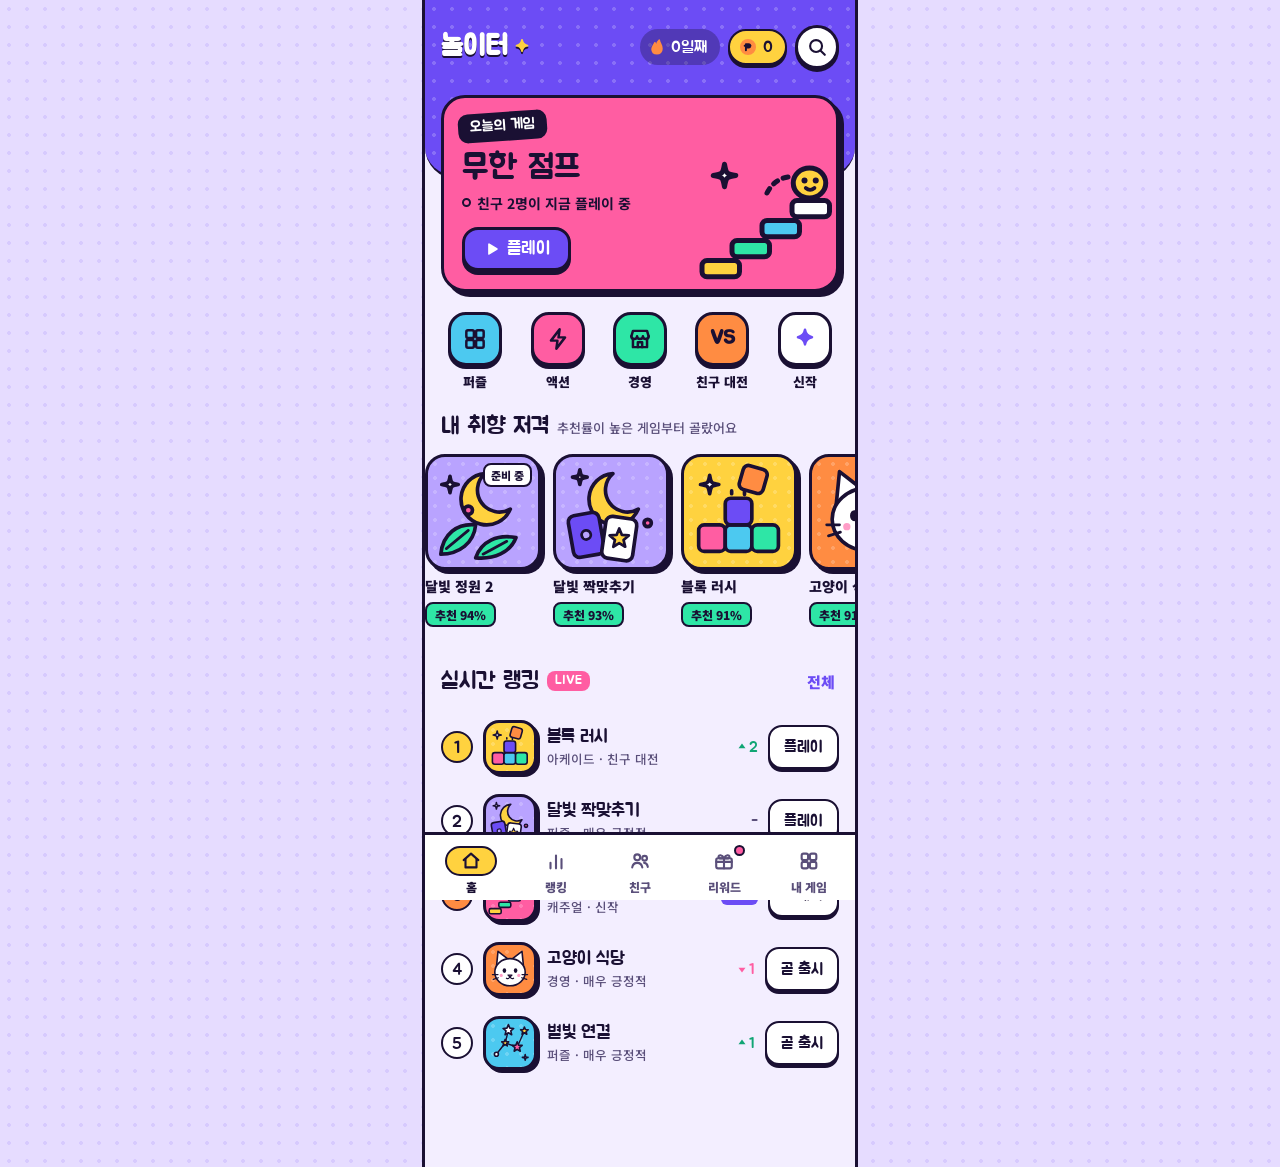
<file: index.html>
<!doctype html>
<html lang="ko">
  <head>
    <meta charset="utf-8" />
    <meta name="viewport" content="width=device-width, initial-scale=1, viewport-fit=cover" />
    <title>놀이터 — 모바일 HTML5 게임</title>
    <meta name="description" content="설치 없이 링크 하나로 바로 되는 HTML5 게임 놀이터 (연습용 버전)" />
    <meta name="theme-color" content="#6C4CF5" />

    <link rel="manifest" href="manifest.webmanifest" />
    <link rel="icon" type="image/png" href="assets/icons/icon-192.png" />
    <link rel="apple-touch-icon" href="assets/icons/icon-180.png" />
    <meta name="mobile-web-app-capable" content="yes" />
    <meta name="apple-mobile-web-app-capable" content="yes" />
    <meta name="apple-mobile-web-app-title" content="놀이터" />
    <meta name="apple-mobile-web-app-status-bar-style" content="black-translucent" />

    <link rel="preconnect" href="https://fonts.googleapis.com" />
    <link rel="preconnect" href="https://fonts.gstatic.com" crossorigin />
    <link
      rel="stylesheet"
      href="https://fonts.googleapis.com/css2?family=Jua&family=Noto+Sans+KR:wght@400;500;700;900&display=swap"
    />
    <link rel="stylesheet" href="css/app.css" />
    <script type="module" src="js/app.js"></script>
  </head>
  <body>
    <div class="shell">
      <main id="view"></main>
    </div>
    <nav id="tabbar" class="tabbar fixed-bottom" aria-label="메뉴"></nav>
    <noscript>
      <p style="padding: 24px; text-align: center">놀이터를 쓰려면 자바스크립트를 켜 주세요.</p>
    </noscript>
  </body>
</html>
</file>
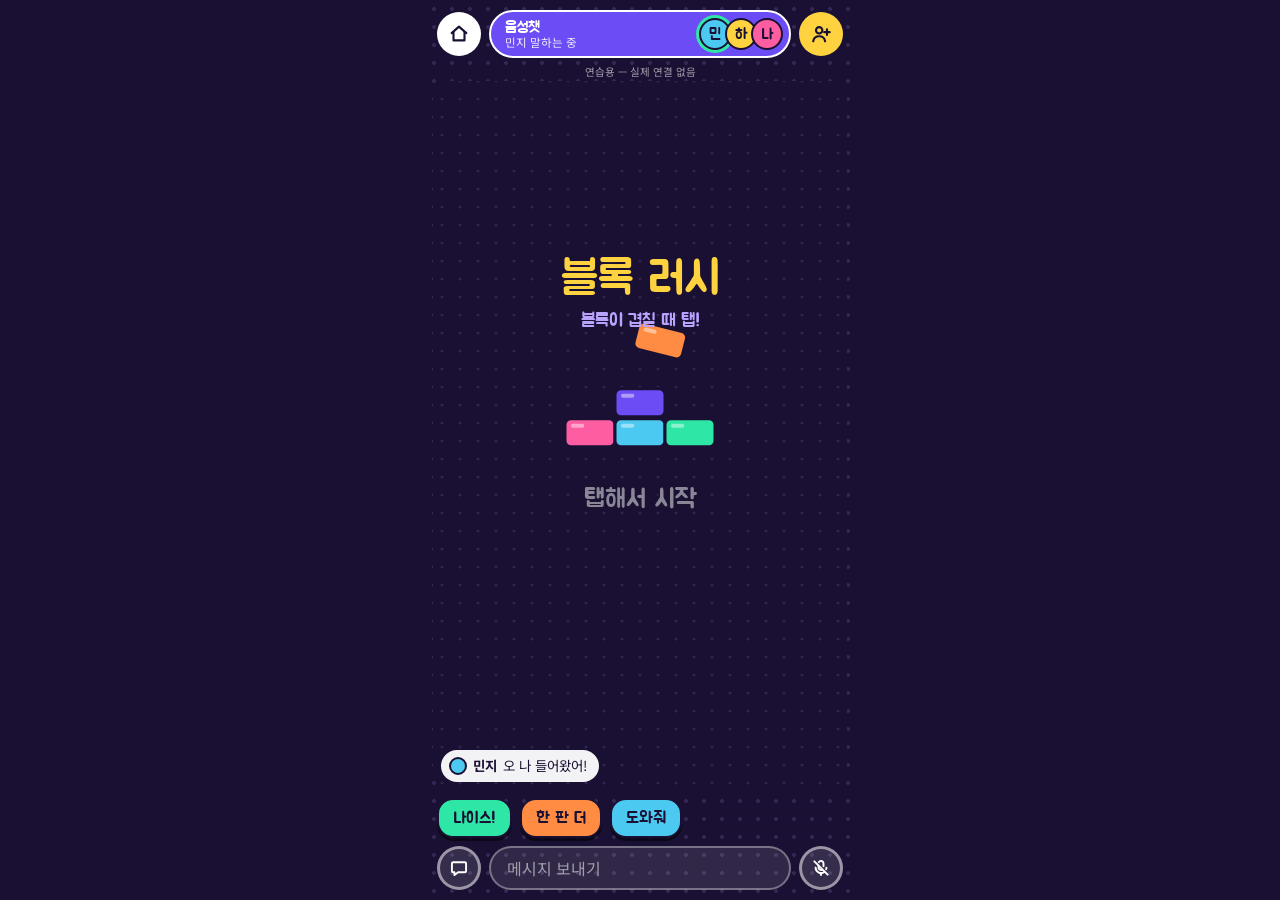
<file: g/block-rush/index.html>
<!doctype html>
<html lang="ko">
  <head>
    <meta charset="utf-8" />
    <meta name="viewport" content="width=device-width, initial-scale=1, maximum-scale=1, user-scalable=no, viewport-fit=cover" />
    <title>블록 러시</title>
    <meta name="description" content="블록 러시 — 놀이터에서 바로 플레이" />
    <meta name="theme-color" content="#1A1033" />

    <!-- 이 게임만의 홈 화면 앱 정보 -->
    <link rel="manifest" href="manifest.webmanifest" />
    <link rel="icon" type="image/png" href="../../assets/icons/block-rush-192.png" />
    <link rel="apple-touch-icon" href="../../assets/icons/block-rush-180.png" />
    <meta name="mobile-web-app-capable" content="yes" />
    <meta name="apple-mobile-web-app-capable" content="yes" />
    <meta name="apple-mobile-web-app-title" content="블록 러시" />
    <meta name="apple-mobile-web-app-status-bar-style" content="black-translucent" />

    <link rel="preconnect" href="https://fonts.googleapis.com" />
    <link rel="preconnect" href="https://fonts.gstatic.com" crossorigin />
    <link rel="stylesheet" href="https://fonts.googleapis.com/css2?family=Jua&family=Noto+Sans+KR:wght@400;500;700;900&display=swap" />
    <link rel="stylesheet" href="../../css/app.css" />
    <script>
      // 안드로이드 크롬의 설치 신호는 일찍 올 수 있어서 페이지 맨 앞에서 붙잡아 둔다
      window.addEventListener('beforeinstallprompt', function (e) {
        e.preventDefault();
        window.__installPrompt = e;
        window.dispatchEvent(new Event('install-ready'));
      });
    </script>
    <script type="module">
      import { start } from '../../js/launcher.js';
      start('block-rush');
    </script>
  </head>
  <body class="launcher-body">
    <main id="view"></main>
  </body>
</html>
</file>
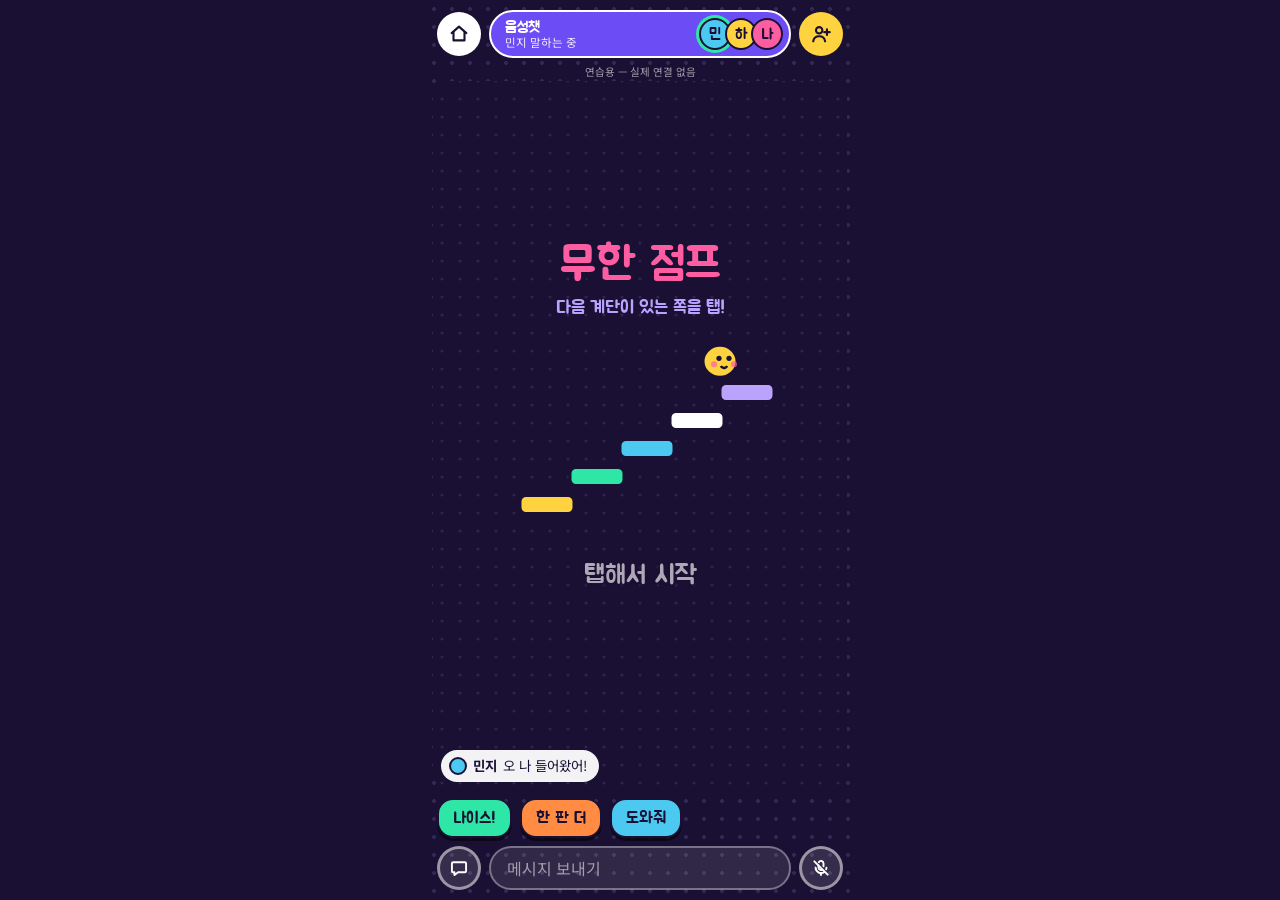
<file: g/endless-jump/index.html>
<!doctype html>
<html lang="ko">
  <head>
    <meta charset="utf-8" />
    <meta name="viewport" content="width=device-width, initial-scale=1, maximum-scale=1, user-scalable=no, viewport-fit=cover" />
    <title>무한 점프</title>
    <meta name="description" content="무한 점프 — 놀이터에서 바로 플레이" />
    <meta name="theme-color" content="#1A1033" />

    <!-- 이 게임만의 홈 화면 앱 정보 -->
    <link rel="manifest" href="manifest.webmanifest" />
    <link rel="icon" type="image/png" href="../../assets/icons/endless-jump-192.png" />
    <link rel="apple-touch-icon" href="../../assets/icons/endless-jump-180.png" />
    <meta name="mobile-web-app-capable" content="yes" />
    <meta name="apple-mobile-web-app-capable" content="yes" />
    <meta name="apple-mobile-web-app-title" content="무한 점프" />
    <meta name="apple-mobile-web-app-status-bar-style" content="black-translucent" />

    <link rel="preconnect" href="https://fonts.googleapis.com" />
    <link rel="preconnect" href="https://fonts.gstatic.com" crossorigin />
    <link rel="stylesheet" href="https://fonts.googleapis.com/css2?family=Jua&family=Noto+Sans+KR:wght@400;500;700;900&display=swap" />
    <link rel="stylesheet" href="../../css/app.css" />
    <script>
      // 안드로이드 크롬의 설치 신호는 일찍 올 수 있어서 페이지 맨 앞에서 붙잡아 둔다
      window.addEventListener('beforeinstallprompt', function (e) {
        e.preventDefault();
        window.__installPrompt = e;
        window.dispatchEvent(new Event('install-ready'));
      });
    </script>
    <script type="module">
      import { start } from '../../js/launcher.js';
      start('endless-jump');
    </script>
  </head>
  <body class="launcher-body">
    <main id="view"></main>
  </body>
</html>
</file>
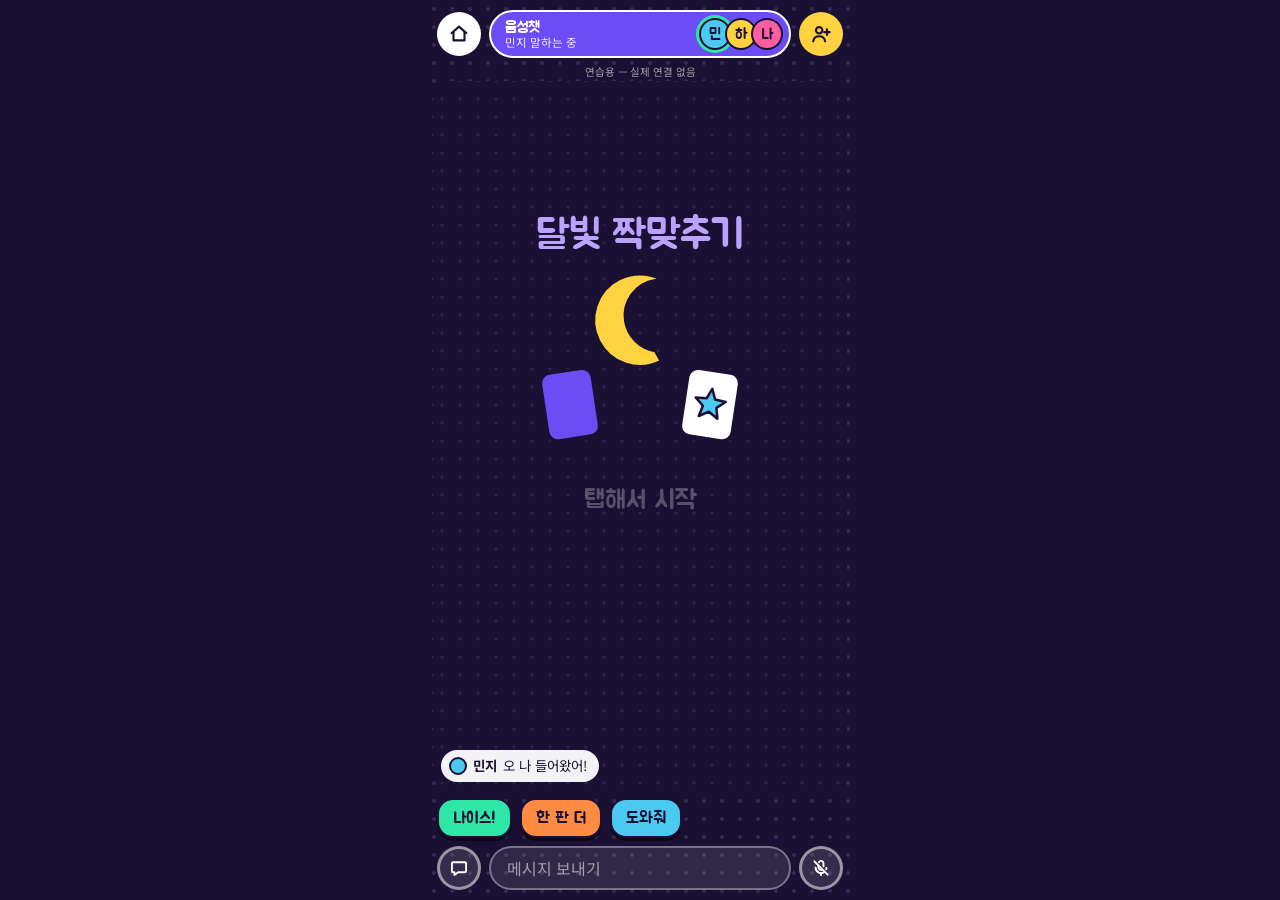
<file: g/moon-match/index.html>
<!doctype html>
<html lang="ko">
  <head>
    <meta charset="utf-8" />
    <meta name="viewport" content="width=device-width, initial-scale=1, maximum-scale=1, user-scalable=no, viewport-fit=cover" />
    <title>달빛 짝맞추기</title>
    <meta name="description" content="달빛 짝맞추기 — 놀이터에서 바로 플레이" />
    <meta name="theme-color" content="#1A1033" />

    <!-- 이 게임만의 홈 화면 앱 정보 -->
    <link rel="manifest" href="manifest.webmanifest" />
    <link rel="icon" type="image/png" href="../../assets/icons/moon-match-192.png" />
    <link rel="apple-touch-icon" href="../../assets/icons/moon-match-180.png" />
    <meta name="mobile-web-app-capable" content="yes" />
    <meta name="apple-mobile-web-app-capable" content="yes" />
    <meta name="apple-mobile-web-app-title" content="달빛 짝맞추기" />
    <meta name="apple-mobile-web-app-status-bar-style" content="black-translucent" />

    <link rel="preconnect" href="https://fonts.googleapis.com" />
    <link rel="preconnect" href="https://fonts.gstatic.com" crossorigin />
    <link rel="stylesheet" href="https://fonts.googleapis.com/css2?family=Jua&family=Noto+Sans+KR:wght@400;500;700;900&display=swap" />
    <link rel="stylesheet" href="../../css/app.css" />
    <script>
      // 안드로이드 크롬의 설치 신호는 일찍 올 수 있어서 페이지 맨 앞에서 붙잡아 둔다
      window.addEventListener('beforeinstallprompt', function (e) {
        e.preventDefault();
        window.__installPrompt = e;
        window.dispatchEvent(new Event('install-ready'));
      });
    </script>
    <script type="module">
      import { start } from '../../js/launcher.js';
      start('moon-match');
    </script>
  </head>
  <body class="launcher-body">
    <main id="view"></main>
  </body>
</html>
</file>
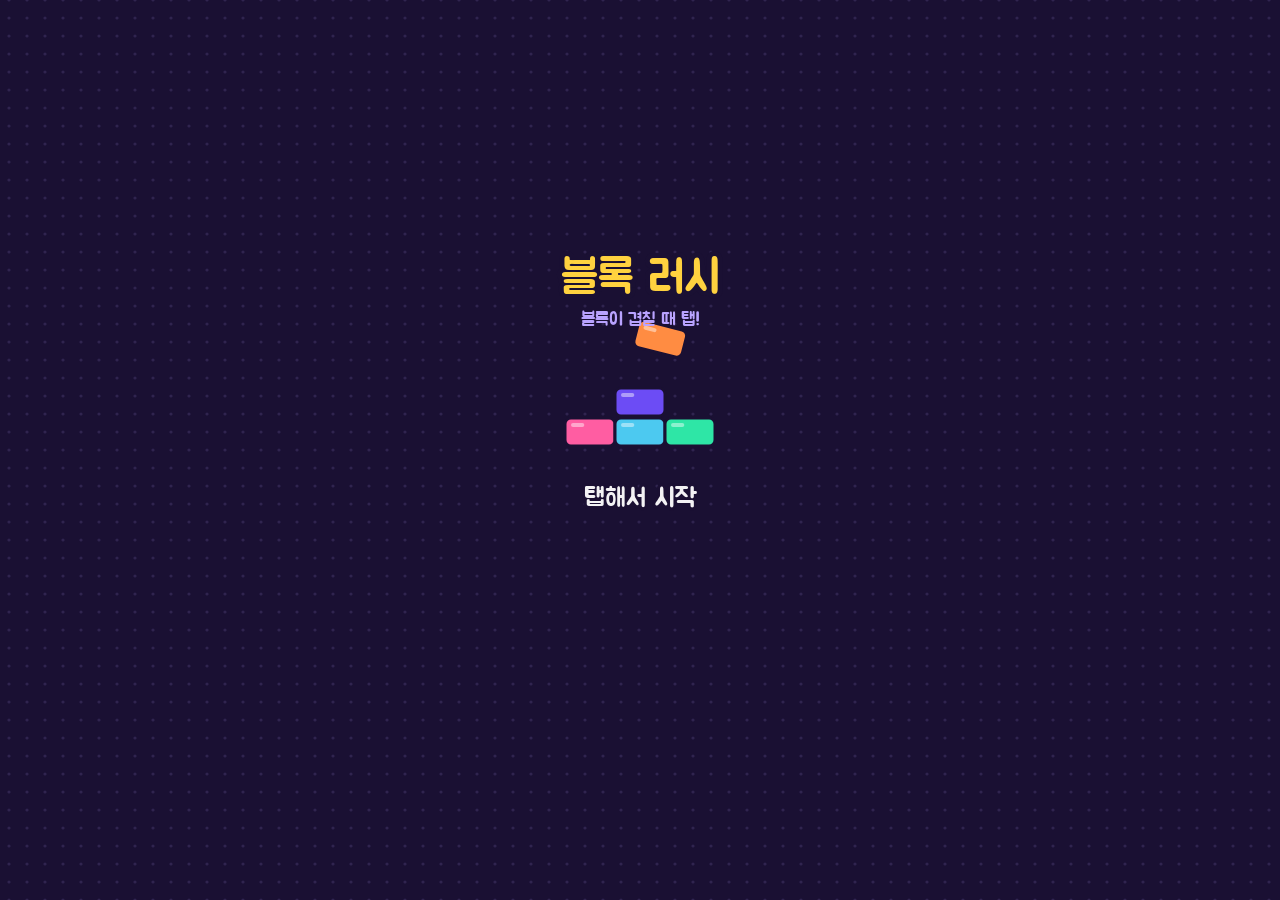
<file: games/block-rush/index.html>
<!doctype html>
<html lang="ko">
  <head>
    <meta charset="utf-8" />
    <meta name="viewport" content="width=device-width, initial-scale=1, maximum-scale=1, user-scalable=no, viewport-fit=cover" />
    <title>블록 러시</title>
    <link rel="stylesheet" href="https://fonts.googleapis.com/css2?family=Jua&display=swap" />
    <link rel="stylesheet" href="../common/game.css" />
  </head>
  <body>
    <canvas id="c" aria-label="블록 러시 게임 화면. 탭해서 블록을 떨어뜨려요."></canvas>
    <script src="../../sdk/playground-sdk.js"></script>
    <script src="../common/kit.js"></script>
    <script src="game.js"></script>
  </body>
</html>
</file>
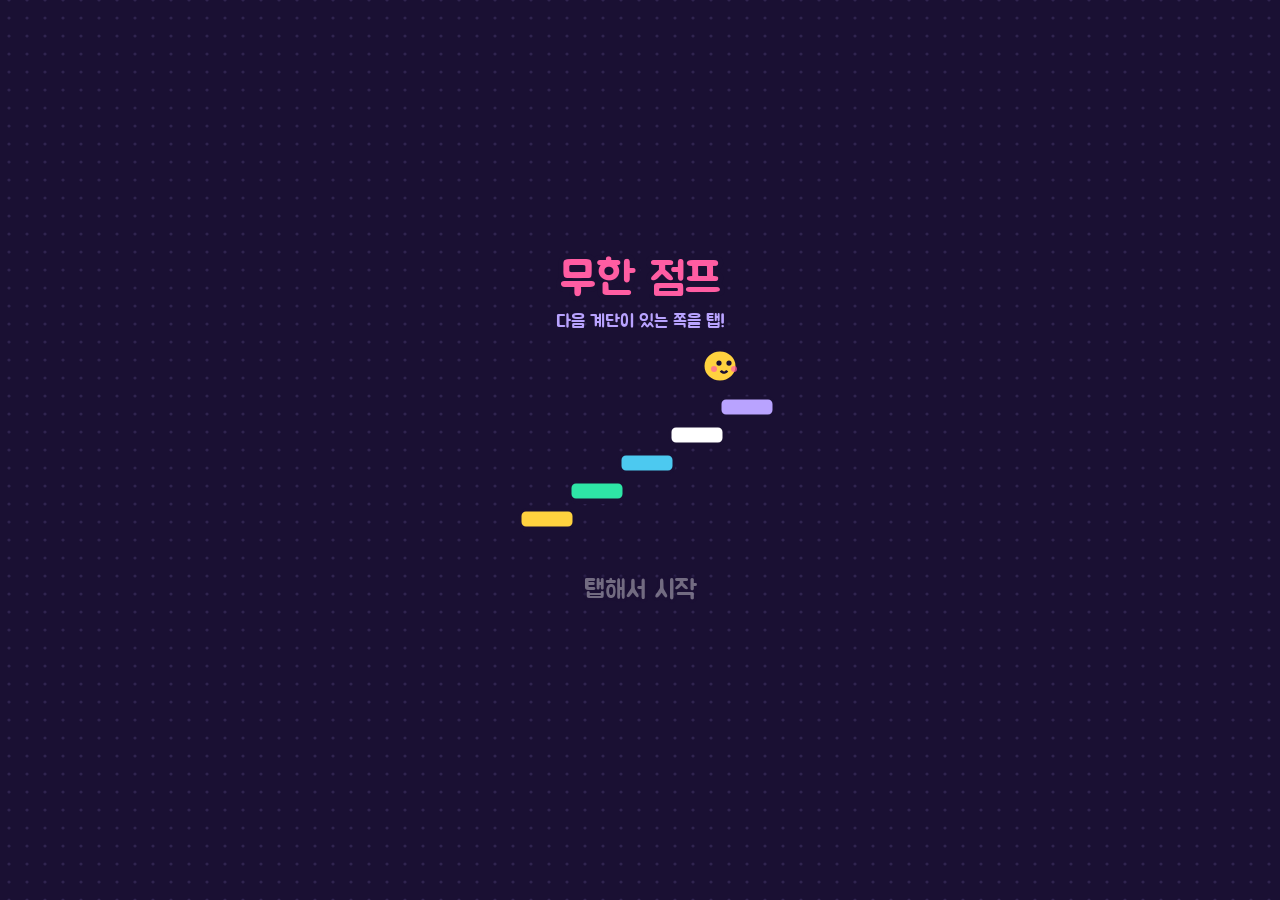
<file: games/endless-jump/index.html>
<!doctype html>
<html lang="ko">
  <head>
    <meta charset="utf-8" />
    <meta name="viewport" content="width=device-width, initial-scale=1, maximum-scale=1, user-scalable=no, viewport-fit=cover" />
    <title>무한 점프</title>
    <link rel="stylesheet" href="https://fonts.googleapis.com/css2?family=Jua&display=swap" />
    <link rel="stylesheet" href="../common/game.css" />
  </head>
  <body>
    <canvas id="c" aria-label="무한 점프 게임 화면. 왼쪽 오른쪽을 탭해서 계단을 올라요."></canvas>
    <script src="../../sdk/playground-sdk.js"></script>
    <script src="../common/kit.js"></script>
    <script src="game.js"></script>
  </body>
</html>
</file>
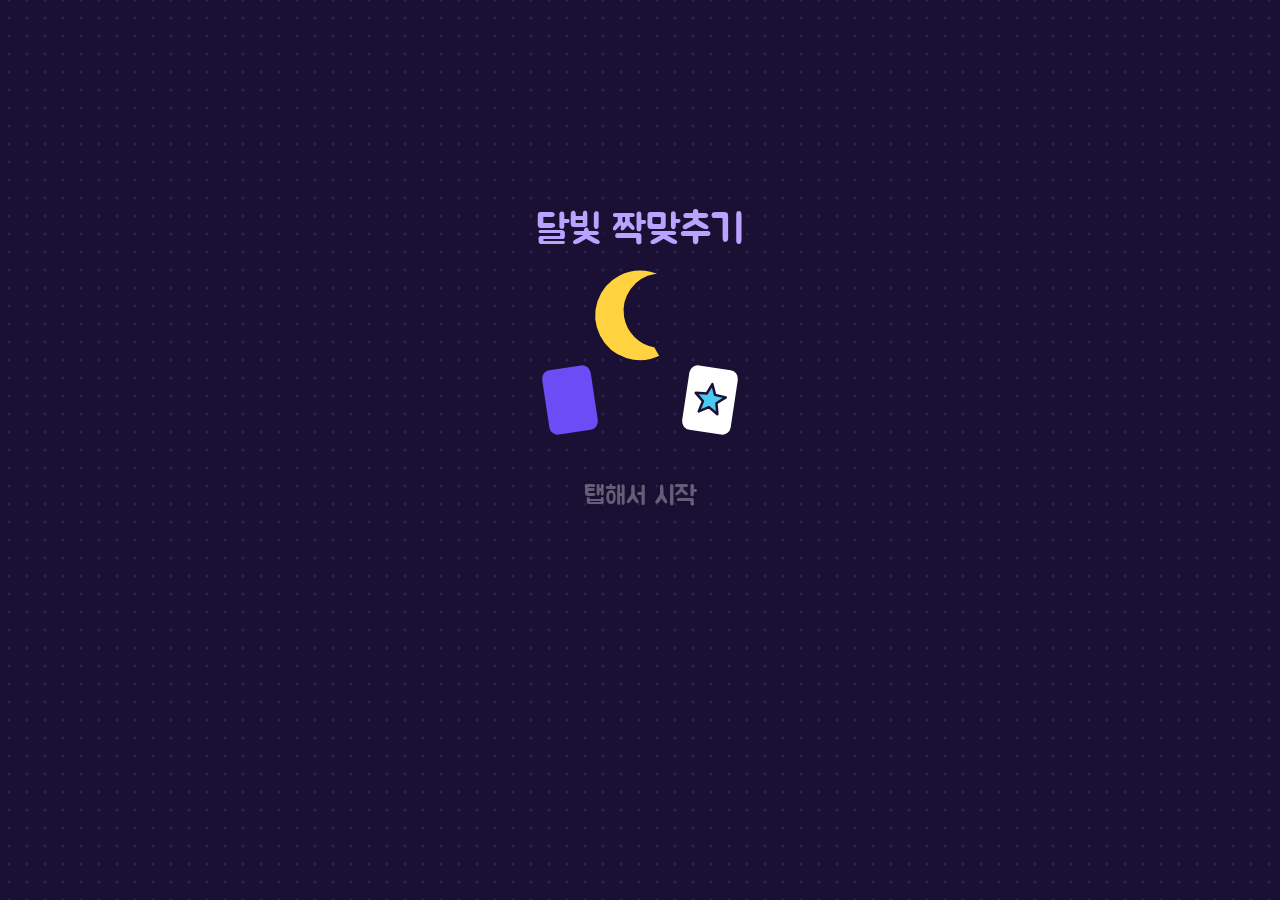
<file: games/moon-match/index.html>
<!doctype html>
<html lang="ko">
  <head>
    <meta charset="utf-8" />
    <meta name="viewport" content="width=device-width, initial-scale=1, maximum-scale=1, user-scalable=no, viewport-fit=cover" />
    <title>달빛 짝맞추기</title>
    <link rel="stylesheet" href="https://fonts.googleapis.com/css2?family=Jua&display=swap" />
    <link rel="stylesheet" href="../common/game.css" />
  </head>
  <body>
    <canvas id="c" aria-label="달빛 짝맞추기 게임 화면. 카드를 탭해서 뒤집어요."></canvas>
    <script src="../../sdk/playground-sdk.js"></script>
    <script src="../common/kit.js"></script>
    <script src="game.js"></script>
  </body>
</html>
</file>
<file: css/app.css>
/* ==========================================================
   놀이터 디자인 시스템 "캔디 아케이드"
   두꺼운 외곽선 + 눌리는 그림자 + 밝은 사탕 색
   ========================================================== */

:root {
  --ink: #1A1033;
  --bg: #F3EEFF;
  --theme: #6C4CF5;
  --yellow: #FFD23F;
  --pink: #FF5DA2;
  --mint: #2EE6A6;
  --sky: #4CC9F0;
  --orange: #FF8C42;
  --lilac: #B9A3FF;
  --muted: #5A4F7A;
  --play-bg: #1A1033;
  --white: #FFFFFF;

  --line: 3px solid var(--ink);
  --line-thin: 2.5px solid var(--ink);
  --r-sm: 12px;
  --r-md: 16px;
  --r-lg: 20px;
  --r-xl: 24px;
  --press: 0 4px 0 var(--ink);
  --press-sm: 0 3px 0 var(--ink);
  --press-lg: 0 5px 0 var(--ink);
  --card-shadow: 5px 5px 0 var(--ink);

  --font-fun: 'Jua', 'Noto Sans KR', system-ui, sans-serif;
  --font-body: 'Noto Sans KR', system-ui, -apple-system, sans-serif;

  --shell: 430px;
  --tabbar-h: 68px;
  --safe-b: env(safe-area-inset-bottom, 0px);
  --safe-t: env(safe-area-inset-top, 0px);

  --dots: radial-gradient(rgba(255, 255, 255, 0.2) 1.6px, transparent 2.2px);
  --dots-dark: radial-gradient(rgba(185, 163, 255, 0.16) 1.6px, transparent 2.2px);
}

*,
*::before,
*::after {
  box-sizing: border-box;
}

html {
  -webkit-text-size-adjust: 100%;
  background: #E6DCFF;
}

body {
  margin: 0;
  min-height: 100dvh;
  font-family: var(--font-body);
  color: var(--ink);
  background: #E6DCFF;
  background-image: radial-gradient(rgba(108, 76, 245, 0.12) 1.6px, transparent 2.2px);
  background-size: 18px 18px;
  -webkit-tap-highlight-color: transparent;
  overflow-x: hidden;
}

button,
input,
textarea {
  font: inherit;
  color: inherit;
}

button {
  cursor: pointer;
  touch-action: manipulation;
}

a {
  color: inherit;
  text-decoration: none;
  touch-action: manipulation;
}

img,
svg {
  display: block;
}

.ic {
  flex: none;
}

:focus-visible {
  outline: 3px solid var(--theme);
  outline-offset: 2px;
}

.sr-only {
  position: absolute;
  width: 1px;
  height: 1px;
  overflow: hidden;
  clip: rect(0 0 0 0);
  white-space: nowrap;
}

.fun {
  font-family: var(--font-fun);
  font-weight: 400;
}

/* ---------- 앱 셸 ---------- */

.shell {
  position: relative;
  max-width: var(--shell);
  min-height: 100dvh;
  margin: 0 auto;
  background: var(--bg);
  overflow-x: hidden;
}

@media (min-width: 480px) {
  .shell {
    box-shadow: 0 0 0 3px var(--ink);
  }
}

.screen {
  padding-bottom: calc(var(--tabbar-h) + var(--safe-b) + 24px);
  animation: screen-in 0.22s ease-out;
}

.screen.no-tabbar {
  padding-bottom: calc(110px + var(--safe-b));
}

/* transform 을 쓰면 안쪽 position:fixed 요소가 잠깐 어긋나서 투명도만 바꾼다 */
@keyframes screen-in {
  from {
    opacity: 0;
  }
}

@media (prefers-reduced-motion: reduce) {
  *,
  *::before,
  *::after {
    animation-duration: 0.01ms !important;
    transition-duration: 0.01ms !important;
  }
}

/* 화면 아래 고정 요소는 셸 폭 안에서 가운데 정렬 */
.fixed-bottom {
  position: fixed;
  left: 0;
  right: 0;
  bottom: 0;
  max-width: var(--shell);
  margin: 0 auto;
  z-index: 30;
}

/* ---------- 상단 헤더 (보라 + 흰 점) ---------- */

.hdr {
  position: relative;
  background-color: var(--theme);
  background-image: var(--dots);
  background-size: 18px 18px;
  border-bottom: var(--line);
  border-radius: 0 0 32px 32px;
  color: var(--white);
  padding: calc(14px + var(--safe-t)) 16px 22px;
}

.hdr-row {
  display: flex;
  align-items: center;
  gap: 8px;
}

.logo {
  display: flex;
  align-items: center;
  gap: 4px;
  font-family: var(--font-fun);
  font-size: 28px;
  line-height: 1;
  color: var(--white);
  margin-right: auto;
  text-shadow: 0 2px 0 var(--ink);
}

.logo .ic {
  color: var(--yellow);
  filter: drop-shadow(0 2px 0 var(--ink));
}

.hdr-title {
  font-family: var(--font-fun);
  font-size: 26px;
  margin: 0;
  text-shadow: 0 2px 0 var(--ink);
}

/* ---------- 칩 ---------- */

.chip {
  display: inline-flex;
  align-items: center;
  gap: 5px;
  min-height: 36px;
  padding: 0 12px 0 8px;
  border-radius: 999px;
  font-family: var(--font-fun);
  font-size: 16px;
  white-space: nowrap;
}

.chip-streak {
  background: rgba(26, 16, 51, 0.32);
  color: var(--white);
}

.chip-streak .ic {
  color: var(--orange);
}

.chip-points {
  background: var(--yellow);
  color: var(--ink);
  border: var(--line-thin);
  box-shadow: var(--press-sm);
}

.chip-points .ic {
  color: var(--orange);
}

.chip:active {
  transform: translateY(2px);
  box-shadow: 0 1px 0 var(--ink);
}

/* ---------- 버튼 ---------- */

.btn {
  display: inline-flex;
  align-items: center;
  justify-content: center;
  gap: 6px;
  min-height: 44px;
  padding: 0 18px;
  border: var(--line);
  border-radius: var(--r-md);
  background: var(--white);
  color: var(--ink);
  font-family: var(--font-fun);
  font-size: 18px;
  line-height: 1;
  box-shadow: var(--press);
  transition: transform 0.06s, box-shadow 0.06s;
  white-space: nowrap;
  user-select: none;
  -webkit-user-select: none;
}

.btn:active:not(:disabled) {
  transform: translateY(3px);
  box-shadow: 0 1px 0 var(--ink);
}

.btn:disabled,
.btn[aria-disabled='true'] {
  background: #E4DDF5;
  color: var(--muted);
  box-shadow: 0 2px 0 var(--ink);
  cursor: default;
}

.btn-theme {
  background: var(--theme);
  color: var(--white);
}

.btn-yellow {
  background: var(--yellow);
}

.btn-pink {
  background: var(--pink);
  color: var(--white);
}

.btn-mint {
  background: var(--mint);
}

.btn-sky {
  background: var(--sky);
}

.btn-orange {
  background: var(--orange);
}

.btn-lg {
  min-height: 56px;
  font-size: 21px;
  border-radius: 18px;
  box-shadow: var(--press-lg);
}

.btn-sm {
  min-height: 44px;
  padding: 0 14px;
  font-size: 16px;
  border-radius: 14px;
  border-width: 2.5px;
  box-shadow: var(--press-sm);
}

.btn-block {
  width: 100%;
}

.icon-btn {
  display: inline-grid;
  place-items: center;
  width: 44px;
  height: 44px;
  flex: none;
  border: var(--line);
  border-radius: 50%;
  background: var(--white);
  color: var(--ink);
  box-shadow: var(--press-sm);
  padding: 0;
}

.icon-btn:active {
  transform: translateY(2px);
  box-shadow: 0 1px 0 var(--ink);
}

.icon-btn.yellow {
  background: var(--yellow);
}

/* ---------- 카드 · 배지 · 썸네일 ---------- */

.card {
  background: var(--white);
  border: var(--line);
  border-radius: var(--r-xl);
  box-shadow: var(--card-shadow);
}

.badge {
  display: inline-flex;
  align-items: center;
  gap: 4px;
  padding: 4px 10px;
  border: var(--line-thin);
  border-radius: 10px;
  font-family: var(--font-fun);
  font-size: 15px;
  line-height: 1.1;
  background: var(--white);
  white-space: nowrap;
}

.badge-ink {
  background: var(--ink);
  color: var(--white);
}

.badge-pink {
  background: var(--pink);
  color: var(--white);
}

.badge-mint {
  background: var(--mint);
}

.badge-yellow {
  background: var(--yellow);
}

.tilt-l {
  transform: rotate(-4deg);
}

.tilt-r {
  transform: rotate(4deg);
}

.thumb {
  position: relative;
  display: grid;
  place-items: center;
  border: var(--line);
  border-radius: var(--r-lg);
  overflow: hidden;
  background-image: var(--dots);
  background-size: 14px 14px;
}

.thumb .art {
  width: 100%;
  height: 100%;
}

.tag {
  display: inline-flex;
  align-items: center;
  min-height: 30px;
  padding: 0 10px;
  border: var(--line-thin);
  border-radius: 10px;
  font-size: 14px;
  font-weight: 900;
}

/* ---------- 섹션 ---------- */

.section {
  padding: 22px 16px 0;
}

.section-head {
  display: flex;
  align-items: baseline;
  gap: 8px;
  margin-bottom: 12px;
}

.section-title {
  margin: 0;
  font-family: var(--font-fun);
  font-weight: 400;
  font-size: 23px;
  line-height: 1.2;
  white-space: nowrap;
}

.section-sub {
  color: var(--muted);
  font-size: 13px;
  font-weight: 500;
  min-width: 0;
  overflow: hidden;
  text-overflow: ellipsis;
  white-space: nowrap;
}

.section-more {
  margin-left: auto;
  display: inline-flex;
  align-items: center;
  min-height: 44px;
  padding: 0 4px;
  color: var(--theme);
  font-weight: 900;
  font-size: 15px;
}

.live {
  display: inline-block;
  padding: 2px 8px;
  border-radius: 8px;
  background: var(--pink);
  color: var(--white);
  font-family: var(--font-fun);
  font-size: 13px;
  animation: pulse 1.6s infinite;
  align-self: center;
}

@keyframes pulse {
  50% {
    opacity: 0.55;
  }
}

/* ---------- 홈 ---------- */

.home-hdr {
  padding-bottom: 96px;
}

.today {
  position: relative;
  margin: -84px 16px 0;
  min-height: 170px;
  padding: 18px 18px 18px;
  border: var(--line);
  border-radius: var(--r-xl);
  box-shadow: var(--card-shadow);
  overflow: hidden;
  display: block;
}

.today-badge {
  position: absolute;
  top: 14px;
  left: 14px;
}

.today-title {
  margin: 34px 0 6px;
  font-family: var(--font-fun);
  font-weight: 400;
  font-size: 34px;
  line-height: 1.1;
  position: relative;
  z-index: 1;
}

.today-sub {
  display: flex;
  align-items: center;
  gap: 6px;
  font-size: 14px;
  font-weight: 700;
  position: relative;
  z-index: 1;
}

.dot-live {
  width: 9px;
  height: 9px;
  border-radius: 50%;
  background: var(--pink);
  border: 2px solid var(--ink);
  animation: pulse 1.2s infinite;
}

.today .btn {
  margin-top: 14px;
  position: relative;
  z-index: 1;
}

.today-art {
  position: absolute;
  right: -6px;
  bottom: -4px;
  width: 150px;
  height: 150px;
}

.cats {
  display: grid;
  grid-template-columns: repeat(5, 1fr);
  gap: 6px;
  padding: 20px 12px 0;
}

.cat {
  display: flex;
  flex-direction: column;
  align-items: center;
  gap: 6px;
  min-height: 44px;
  padding: 0;
  border: 0;
  background: none;
  font-size: 13px;
  font-weight: 900;
}

.cat-ic {
  display: grid;
  place-items: center;
  width: 54px;
  height: 54px;
  border: var(--line);
  border-radius: 18px;
  box-shadow: var(--press-sm);
  font-family: var(--font-fun);
  font-size: 20px;
  transition: transform 0.06s;
}

.cat:active .cat-ic {
  transform: translateY(2px);
  box-shadow: 0 1px 0 var(--ink);
}

.cat[aria-pressed='true'] .cat-ic {
  outline: 3px solid var(--ink);
  outline-offset: 3px;
}

.hscroll {
  display: flex;
  gap: 12px;
  overflow-x: auto;
  padding: 2px 16px 10px;
  margin: 0 -16px;
  scroll-snap-type: x mandatory;
  scrollbar-width: none;
  overscroll-behavior-x: contain;
}

.hscroll::-webkit-scrollbar {
  display: none;
}

.pick {
  flex: none;
  width: 116px;
  scroll-snap-align: start;
  display: flex;
  flex-direction: column;
  gap: 6px;
  text-align: left;
  border: 0;
  padding: 0;
  background: none;
}

.pick .thumb {
  width: 116px;
  height: 116px;
  box-shadow: 4px 4px 0 var(--ink);
}

.pick-name {
  font-weight: 900;
  font-size: 14px;
  white-space: nowrap;
  overflow: hidden;
  text-overflow: ellipsis;
  max-width: 100%;
}

.rate-pill {
  align-self: flex-start;
  padding: 2px 8px;
  border: 2px solid var(--ink);
  border-radius: 8px;
  background: var(--mint);
  font-size: 12px;
  font-weight: 900;
}

.soon-pill {
  position: absolute;
  top: 6px;
  right: 6px;
  padding: 2px 6px;
  border: 2px solid var(--ink);
  border-radius: 8px;
  background: var(--white);
  font-size: 11px;
  font-weight: 900;
}

.rank-list {
  list-style: none;
  margin: 0;
  padding: 0;
  display: grid;
  gap: 10px;
}

.rank-item {
  display: flex;
  align-items: center;
  gap: 10px;
  min-height: 64px;
}

.rank-num {
  display: grid;
  place-items: center;
  width: 32px;
  height: 32px;
  flex: none;
  border: var(--line-thin);
  border-radius: 50%;
  background: var(--white);
  font-family: var(--font-fun);
  font-size: 17px;
}

.rank-item:nth-child(1) .rank-num {
  background: var(--yellow);
}

.rank-item:nth-child(3) .rank-num {
  background: var(--orange);
}

.rank-link {
  flex: 1;
  min-width: 0;
  display: flex;
  align-items: center;
  gap: 10px;
}

.rank-change-wrap {
  flex: none;
  display: flex;
  justify-content: flex-end;
  min-width: 34px;
}

.rank-thumb {
  width: 54px;
  height: 54px;
  border-radius: 16px;
  flex: none;
  box-shadow: 3px 3px 0 var(--ink);
}

.rank-info {
  flex: 1;
  min-width: 0;
  min-height: 44px;
  display: flex;
  flex-direction: column;
  justify-content: center;
}

.rank-name {
  font-family: var(--font-fun);
  font-size: 18px;
  white-space: nowrap;
  overflow: hidden;
  text-overflow: ellipsis;
}

.rank-sub {
  font-size: 12.5px;
  color: var(--muted);
  font-weight: 500;
  white-space: nowrap;
  overflow: hidden;
  text-overflow: ellipsis;
}

.rank-change {
  display: inline-flex;
  align-items: center;
  font-family: var(--font-fun);
  font-size: 15px;
  min-width: 34px;
  justify-content: flex-end;
}

.rank-change.up {
  color: #10A574;
}

.rank-change.down {
  color: var(--pink);
}

.rank-change.same {
  color: var(--muted);
}

.new-pill {
  padding: 2px 6px;
  border-radius: 6px;
  background: var(--theme);
  color: var(--white);
  font-family: var(--font-fun);
  font-size: 12px;
}

/* ---------- 하단 탭 ---------- */

.tabbar {
  display: grid;
  grid-template-columns: repeat(5, 1fr);
  height: calc(var(--tabbar-h) + var(--safe-b));
  padding: 6px 4px var(--safe-b);
  background: var(--white);
  border-top: var(--line);
}

.tabbar[hidden] {
  display: none;
}

.tab {
  position: relative;
  display: flex;
  flex-direction: column;
  align-items: center;
  justify-content: center;
  gap: 2px;
  min-height: 44px;
  font-size: 12px;
  font-weight: 900;
  color: var(--muted);
}

.tab-ic {
  display: grid;
  place-items: center;
  width: 52px;
  height: 30px;
  border-radius: 999px;
  transition: background 0.15s;
}

.tab[aria-current='page'] {
  color: var(--ink);
}

.tab[aria-current='page'] .tab-ic {
  background: var(--yellow);
  border: 2px solid var(--ink);
}

.tab-dot {
  position: absolute;
  top: 4px;
  left: calc(50% + 10px);
  width: 11px;
  height: 11px;
  border-radius: 50%;
  background: var(--pink);
  border: 2px solid var(--ink);
}

/* ---------- 상세 ---------- */

.detail-hero {
  position: relative;
  height: 280px;
  background-color: var(--theme);
  background-image: var(--dots);
  background-size: 18px 18px;
  border-bottom: var(--line);
  overflow: hidden;
}

.detail-hero .art {
  position: absolute;
  left: 50%;
  top: calc(26px + var(--safe-t));
  width: 230px;
  height: 230px;
  transform: translateX(-50%);
}

.hero-bar {
  position: absolute;
  inset: calc(14px + var(--safe-t)) 16px auto;
  display: flex;
  justify-content: space-between;
  z-index: 2;
}

.detail-card {
  position: relative;
  margin: -60px 16px 0;
  padding: 18px 16px 16px;
}

.detail-title {
  margin: 0 76px 4px 0;
  font-family: var(--font-fun);
  font-weight: 400;
  font-size: 28px;
  line-height: 1.15;
}

.detail-meta {
  color: var(--muted);
  font-size: 13.5px;
  font-weight: 500;
  margin: 0 76px 0 0;
}

.rate-sticker {
  position: absolute;
  top: 14px;
  right: 12px;
  display: flex;
  flex-direction: column;
  align-items: center;
  padding: 6px 10px;
  background: var(--mint);
  border: var(--line);
  border-radius: 14px;
  box-shadow: var(--press-sm);
  transform: rotate(5deg);
  font-family: var(--font-fun);
  line-height: 1;
}

.rate-sticker b {
  font-size: 24px;
  font-weight: 400;
}

.rate-sticker span {
  font-size: 12px;
  margin-top: 2px;
}

.tags {
  display: flex;
  flex-wrap: wrap;
  gap: 6px;
  margin: 12px 0 14px;
}

.detail-actions {
  display: grid;
  grid-template-columns: 1.4fr 1fr;
  gap: 10px;
}

.detail-desc {
  margin: 14px 0 0;
  font-size: 14.5px;
  line-height: 1.6;
}

.rec-bar {
  display: flex;
  height: 18px;
  border: var(--line);
  border-radius: 10px;
  overflow: hidden;
  background: var(--orange);
}

.rec-bar i {
  display: block;
  background: var(--mint);
  border-right: var(--line);
}

.rec-meta {
  display: flex;
  justify-content: space-between;
  margin-top: 6px;
  font-size: 12.5px;
  color: var(--muted);
  font-weight: 700;
}

.rate-word {
  color: #10A574;
  font-weight: 900;
  font-size: 14px;
}

.rate-word.mixed {
  color: var(--orange);
}

.review {
  position: relative;
  padding: 16px;
  margin-top: 14px;
}

.review.best {
  box-shadow: 5px 5px 0 var(--pink);
  margin-top: 22px;
}

.best-badge {
  position: absolute;
  top: -15px;
  right: 14px;
  transform: rotate(5deg);
}

.review-head {
  display: flex;
  align-items: center;
  gap: 8px;
  flex-wrap: wrap;
}

.avatar {
  display: grid;
  place-items: center;
  width: 32px;
  height: 32px;
  flex: none;
  border: var(--line-thin);
  border-radius: 50%;
  font-family: var(--font-fun);
  font-size: 15px;
}

.review-user {
  font-weight: 900;
  font-size: 15px;
}

.pt-chip {
  padding: 3px 8px;
  border-radius: 8px;
  background: #EDE7FF;
  font-size: 12px;
  font-weight: 700;
  color: var(--muted);
}

.review-verdict {
  display: flex;
  align-items: center;
  gap: 4px;
  margin: 10px 0 4px;
  font-weight: 900;
  font-size: 15px;
  color: #10A574;
}

.review-verdict.no {
  color: var(--pink);
}

.review-text {
  margin: 0;
  font-size: 14.5px;
  line-height: 1.6;
  word-break: keep-all;
  overflow-wrap: anywhere;
}

.review-foot {
  display: flex;
  align-items: center;
  gap: 10px;
  margin-top: 12px;
  flex-wrap: wrap;
}

.helpful[aria-pressed='true'] {
  background: var(--yellow);
}

.helpful[aria-pressed='false'] {
  background: var(--white);
}

.link-btn {
  min-height: 44px;
  padding: 0 4px;
  border: 0;
  background: none;
  color: var(--muted);
  font-size: 13px;
  font-weight: 700;
  text-decoration: underline;
  text-underline-offset: 3px;
}

.dev-reply {
  margin-top: 10px;
  padding: 10px 12px;
  border-radius: 12px;
  background: #F3EEFF;
  border: 2px dashed var(--lilac);
  font-size: 13.5px;
  line-height: 1.5;
}

.dev-reply b {
  display: block;
  font-size: 12.5px;
  color: var(--theme);
}

.cta-bar {
  display: flex;
  justify-content: center;
  padding: 12px 16px calc(14px + var(--safe-b));
  background: linear-gradient(transparent, var(--bg) 40%);
  pointer-events: none;
}

.cta-bar .btn {
  pointer-events: auto;
  min-width: 220px;
}

/* ---------- 서브 헤더 (리뷰, 리워드, 내 게임) ---------- */

.sub-hdr {
  display: flex;
  align-items: center;
  gap: 12px;
}

/* ---------- 리워드 ---------- */

.rw-hdr {
  padding-bottom: 92px;
}

.rw-balance {
  display: flex;
  align-items: center;
  gap: 12px;
  margin-top: 18px;
}

.coins {
  width: 62px;
  height: 62px;
  flex: none;
}

.rw-label {
  font-size: 13px;
  font-weight: 700;
  opacity: 0.9;
}

.rw-points {
  font-family: var(--font-fun);
  font-size: 44px;
  line-height: 1;
  text-shadow: 0 3px 0 var(--ink);
  font-variant-numeric: tabular-nums;
}

.rw-balance .btn {
  margin-left: auto;
}

.attend {
  margin: -70px 16px 0;
  padding: 16px;
  position: relative;
}

.attend-head {
  display: flex;
  justify-content: space-between;
  align-items: baseline;
  gap: 8px;
  margin-bottom: 12px;
}

.attend-head h2 {
  margin: 0;
  font-family: var(--font-fun);
  font-weight: 400;
  font-size: 20px;
}

.attend-head span {
  font-size: 12.5px;
  color: var(--muted);
  font-weight: 700;
}

.attend-days {
  display: grid;
  grid-template-columns: repeat(7, 1fr);
  gap: 6px;
}

.day {
  display: grid;
  place-items: center;
  aspect-ratio: 1;
  min-height: 40px;
  border: var(--line-thin);
  border-radius: 12px;
  background: var(--white);
  font-family: var(--font-fun);
  font-size: 17px;
  color: var(--muted);
  padding: 0;
}

.day.done {
  background: var(--yellow);
  color: var(--ink);
  box-shadow: 0 2px 0 var(--ink);
}

.day.today {
  border-style: dashed;
  border-color: var(--pink);
  color: var(--pink);
}

button.day.today {
  animation: wiggle 1.4s infinite;
}

.day.chest {
  background: var(--pink);
  color: var(--white);
}

.day.chest.open {
  background: var(--mint);
  color: var(--ink);
  animation: wiggle 0.8s infinite;
}

@keyframes wiggle {
  0%,
  100% {
    transform: rotate(0);
  }
  25% {
    transform: rotate(-6deg);
  }
  75% {
    transform: rotate(6deg);
  }
}

.missions {
  display: grid;
  gap: 12px;
}

.mission {
  display: flex;
  align-items: center;
  gap: 12px;
  padding: 12px;
  border: var(--line);
  border-radius: var(--r-lg);
  background: var(--white);
}

.mission-ic {
  display: grid;
  place-items: center;
  width: 40px;
  height: 40px;
  flex: none;
  border: var(--line-thin);
  border-radius: 12px;
  font-family: var(--font-fun);
  font-size: 16px;
}

.mission-body {
  flex: 1;
  min-width: 0;
}

.mission-title {
  font-weight: 900;
  font-size: 15px;
}

.mission-sub {
  font-size: 12px;
  color: var(--muted);
  font-weight: 500;
  margin-top: 2px;
  white-space: nowrap;
  overflow: hidden;
  text-overflow: ellipsis;
}

.bar {
  height: 8px;
  margin-top: 6px;
  border-radius: 99px;
  background: #E9E3FA;
  overflow: hidden;
}

.bar i {
  display: block;
  height: 100%;
  border-radius: 99px;
  background: var(--yellow);
  transition: width 0.5s;
}

.mission .btn {
  min-width: 68px;
}

.best-week {
  display: flex;
  align-items: center;
  gap: 12px;
  padding: 16px;
  background: var(--pink);
  color: var(--white);
  border: var(--line);
  border-radius: var(--r-xl);
  box-shadow: var(--card-shadow);
}

.best-week .ic {
  color: var(--ink);
}

.best-week-body {
  flex: 1;
  min-width: 0;
}

.best-week-title {
  font-family: var(--font-fun);
  font-size: 20px;
  text-shadow: 0 2px 0 var(--ink);
}

.best-week-sub {
  font-size: 13px;
  font-weight: 700;
}

.best-week-quote {
  margin-top: 8px;
  padding: 8px 10px;
  border-radius: 12px;
  background: rgba(255, 255, 255, 0.92);
  color: var(--ink);
  font-size: 13px;
  line-height: 1.5;
  display: -webkit-box;
  -webkit-line-clamp: 2;
  -webkit-box-orient: vertical;
  overflow: hidden;
}

.best-week .icon-btn {
  flex: none;
}

/* ---------- 리뷰 쓰기 ---------- */

.form-card {
  margin: 16px;
  padding: 18px 16px;
}

.game-mini {
  display: flex;
  align-items: center;
  gap: 12px;
}

.game-mini .thumb {
  width: 56px;
  height: 56px;
  border-radius: 16px;
}

.game-mini-name {
  font-family: var(--font-fun);
  font-size: 22px;
}

.verdict-pick {
  display: grid;
  grid-template-columns: 1fr 1fr;
  gap: 10px;
  margin: 18px 0 14px;
}

.verdict-btn {
  min-height: 64px;
  font-size: 19px;
  border-radius: 18px;
}

.verdict-btn[aria-pressed='true'].up {
  background: var(--mint);
}

.verdict-btn[aria-pressed='true'].down {
  background: var(--pink);
  color: var(--white);
}

.verdict-btn[aria-pressed='false'] {
  background: var(--white);
  color: var(--muted);
}

.field-label {
  display: block;
  font-weight: 900;
  font-size: 14px;
  margin-bottom: 6px;
}

.textarea {
  width: 100%;
  min-height: 140px;
  padding: 12px 14px;
  border: var(--line);
  border-radius: var(--r-md);
  background: var(--white);
  font-size: 16px;
  line-height: 1.55;
  resize: vertical;
}

.textarea:focus {
  outline: none;
  box-shadow: 0 0 0 3px var(--lilac);
}

.counter {
  text-align: right;
  font-size: 12px;
  color: var(--muted);
  margin-top: 4px;
}

.notice {
  display: flex;
  gap: 12px;
  align-items: flex-start;
  padding: 16px;
  margin: 16px;
  border: var(--line);
  border-radius: var(--r-lg);
  background: var(--yellow);
  box-shadow: var(--press);
}

.notice-body p {
  margin: 4px 0 0;
  font-size: 14px;
  line-height: 1.55;
}

.notice-title {
  font-family: var(--font-fun);
  font-size: 19px;
}

.progress-big {
  height: 14px;
  margin: 10px 0 2px;
  border: var(--line-thin);
  border-radius: 99px;
  background: var(--white);
  overflow: hidden;
}

.progress-big i {
  display: block;
  height: 100%;
  background: var(--mint);
}

/* ---------- 내 게임 ---------- */

.stats {
  display: grid;
  grid-template-columns: repeat(3, 1fr);
  gap: 8px;
  margin-top: 16px;
}

.stat {
  padding: 10px 8px;
  border: var(--line-thin);
  border-radius: 14px;
  background: var(--white);
  color: var(--ink);
  text-align: center;
  box-shadow: var(--press-sm);
}

.stat b {
  display: block;
  font-family: var(--font-fun);
  font-weight: 400;
  font-size: 20px;
  line-height: 1.2;
}

.stat span {
  font-size: 11.5px;
  font-weight: 700;
  color: var(--muted);
}

.list {
  list-style: none;
  margin: 0;
  padding: 0;
  display: grid;
  gap: 10px;
}

.row-card {
  display: flex;
  align-items: center;
  gap: 12px;
  padding: 10px 12px;
  border: var(--line);
  border-radius: var(--r-lg);
  background: var(--white);
}

.row-card .thumb {
  width: 52px;
  height: 52px;
  border-radius: 14px;
  flex: none;
}

.row-body {
  flex: 1;
  min-width: 0;
}

.row-title {
  font-family: var(--font-fun);
  font-size: 17px;
}

.row-sub {
  font-size: 12.5px;
  color: var(--muted);
  font-weight: 500;
}

.empty {
  padding: 22px 16px;
  border: 3px dashed var(--lilac);
  border-radius: var(--r-lg);
  text-align: center;
  color: var(--muted);
  font-size: 14px;
  line-height: 1.6;
}

.empty .btn {
  margin-top: 10px;
}

.dev-tools {
  margin: 28px 16px 0;
  padding: 0 14px;
  border: 2.5px dashed var(--muted);
  border-radius: var(--r-lg);
  color: var(--muted);
}

.dev-tools summary {
  min-height: 48px;
  display: flex;
  align-items: center;
  font-weight: 900;
  font-size: 14px;
  cursor: pointer;
}

.dev-tools p {
  font-size: 12.5px;
  margin: 0 0 10px;
}

.dev-tools .btn {
  width: 100%;
  margin-bottom: 10px;
  font-size: 15px;
}

/* ---------- 준비 중 ---------- */

.soon-screen {
  display: grid;
  place-items: center;
  text-align: center;
  padding: 40px 24px;
}

.soon-screen .thumb {
  width: 120px;
  height: 120px;
  margin: 0 auto 18px;
  background-color: var(--lilac);
  box-shadow: var(--card-shadow);
}

.soon-screen h2 {
  font-family: var(--font-fun);
  font-weight: 400;
  font-size: 26px;
  margin: 0 0 8px;
}

.soon-screen p {
  margin: 0 0 18px;
  color: var(--muted);
  line-height: 1.6;
}

/* ---------- 토스트 ---------- */

.toasts {
  position: fixed;
  top: calc(12px + var(--safe-t));
  left: 0;
  right: 0;
  max-width: var(--shell);
  margin: 0 auto;
  padding: 0 16px;
  display: grid;
  gap: 8px;
  justify-items: center;
  z-index: 100;
  pointer-events: none;
}

.toast {
  display: flex;
  align-items: center;
  gap: 10px;
  max-width: 100%;
  padding: 10px 14px;
  border: var(--line);
  border-radius: 16px;
  background: var(--white);
  box-shadow: var(--press);
  font-weight: 700;
  font-size: 14.5px;
  line-height: 1.4;
  animation: toast-in 0.25s cubic-bezier(0.2, 1.4, 0.4, 1);
  pointer-events: auto;
}

.toast.points {
  background: var(--yellow);
  font-family: var(--font-fun);
  font-weight: 400;
  font-size: 18px;
  transform: rotate(-2deg);
}

.toast.out {
  opacity: 0;
  transform: translateY(-10px);
  transition: 0.25s;
}

.toast a {
  flex: none;
  min-height: 36px;
  display: inline-flex;
  align-items: center;
  padding: 0 10px;
  border: 2px solid var(--ink);
  border-radius: 10px;
  background: var(--theme);
  color: var(--white);
  font-size: 13px;
}

@keyframes toast-in {
  from {
    opacity: 0;
    transform: translateY(-16px) scale(0.9);
  }
}

/* ---------- 바텀 시트 (안내 창) ---------- */

.sheet-back {
  position: fixed;
  inset: 0;
  z-index: 90;
  display: flex;
  align-items: flex-end;
  justify-content: center;
  background: rgba(26, 16, 51, 0.55);
  animation: fade 0.2s;
}

@keyframes fade {
  from {
    opacity: 0;
  }
}

.sheet {
  width: 100%;
  max-width: var(--shell);
  max-height: 92dvh;
  overflow-y: auto;
  padding: 20px 18px calc(18px + var(--safe-b));
  background: var(--bg);
  border: var(--line);
  border-bottom: 0;
  border-radius: 28px 28px 0 0;
  animation: sheet-up 0.28s cubic-bezier(0.2, 1.2, 0.4, 1);
}

@keyframes sheet-up {
  from {
    transform: translateY(40%);
  }
}

.sheet h2 {
  margin: 0 0 6px;
  font-family: var(--font-fun);
  font-weight: 400;
  font-size: 24px;
}

.sheet p {
  margin: 0 0 14px;
  color: var(--muted);
  font-size: 14.5px;
  line-height: 1.55;
}

.sheet .btn + .btn {
  margin-top: 10px;
}

.steps {
  list-style: none;
  margin: 0 0 16px;
  padding: 0;
  display: grid;
  gap: 12px;
}

.step {
  display: grid;
  grid-template-columns: 30px 1fr;
  gap: 10px;
  align-items: start;
}

.step-num {
  display: grid;
  place-items: center;
  width: 30px;
  height: 30px;
  border: var(--line-thin);
  border-radius: 50%;
  background: var(--yellow);
  font-family: var(--font-fun);
}

.step-title {
  font-weight: 900;
  font-size: 15px;
  margin: 4px 0 8px;
}

.mock {
  border: var(--line-thin);
  border-radius: 14px;
  background: var(--white);
  padding: 10px 12px;
  font-size: 13px;
}

.mock-bar {
  display: flex;
  justify-content: space-around;
  align-items: center;
  color: #3478F6;
}

.mock-bar .hl {
  display: grid;
  place-items: center;
  width: 40px;
  height: 40px;
  border: 3px solid var(--pink);
  border-radius: 12px;
  animation: pulse 1.2s infinite;
}

.mock-menu {
  display: grid;
  gap: 6px;
}

.mock-menu div {
  display: flex;
  justify-content: space-between;
  align-items: center;
  padding: 8px 10px;
  border-radius: 10px;
  background: #F2F2F7;
  color: #8E8E93;
}

.mock-menu .hl {
  background: var(--white);
  color: var(--ink);
  font-weight: 900;
  outline: 3px solid var(--pink);
}

/* ---------- 플레이 화면 ---------- */

.play {
  position: fixed;
  inset: 0;
  max-width: var(--shell);
  margin: 0 auto;
  z-index: 50;
  display: flex;
  flex-direction: column;
  height: 100dvh;
  background-color: var(--play-bg);
  background-image: var(--dots-dark);
  background-size: 18px 18px;
  color: var(--white);
  overscroll-behavior: none;
  touch-action: none;
}

.play-top {
  display: flex;
  align-items: center;
  gap: 8px;
  padding: calc(10px + var(--safe-t)) 12px 6px;
  flex: none;
}

.play-top .icon-btn {
  box-shadow: none;
  border-width: 0;
}

.voice {
  flex: 1;
  min-width: 0;
  display: flex;
  align-items: center;
  gap: 8px;
  min-height: 48px;
  padding: 4px 6px 4px 14px;
  border: var(--line-thin);
  border-color: var(--white);
  border-radius: 999px;
  background: var(--theme);
}

.voice-text {
  flex: 1;
  min-width: 0;
  line-height: 1.15;
}

.voice-text b {
  display: block;
  font-family: var(--font-fun);
  font-weight: 400;
  font-size: 15px;
}

.voice-text span {
  display: block;
  font-size: 11.5px;
  opacity: 0.9;
  white-space: nowrap;
  overflow: hidden;
  text-overflow: ellipsis;
}

.voice-avatars {
  display: flex;
}

.voice-avatars .avatar {
  width: 32px;
  height: 32px;
  margin-left: -6px;
  color: var(--ink);
  border-color: var(--ink);
}

.avatar.talking {
  box-shadow: 0 0 0 3px var(--mint);
  animation: talk 0.5s infinite alternate;
}

@keyframes talk {
  to {
    box-shadow: 0 0 0 3px rgba(46, 230, 166, 0.25);
  }
}

.practice-label {
  text-align: center;
  font-size: 10.5px;
  opacity: 0.6;
  padding-bottom: 2px;
  flex: none;
}

.stage {
  position: relative;
  flex: 1;
  min-height: 0;
  margin: 0 8px;
  border-radius: 18px;
  overflow: hidden;
}

.stage iframe {
  position: absolute;
  inset: 0;
  width: 100%;
  height: 100%;
  border: 0;
  background: var(--play-bg);
}

.stage-score {
  position: absolute;
  top: 10px;
  left: 0;
  right: 0;
  text-align: center;
  pointer-events: none;
  transition: opacity 0.3s;
}

.stage-score small {
  display: block;
  font-family: var(--font-fun);
  letter-spacing: 3px;
  color: var(--lilac);
  font-size: 13px;
}

.stage-score b {
  display: block;
  font-family: var(--font-fun);
  font-weight: 400;
  font-size: 44px;
  line-height: 1;
  color: var(--yellow);
  text-shadow: 0 3px 0 rgba(0, 0, 0, 0.35);
  font-variant-numeric: tabular-nums;
}

.loading {
  position: absolute;
  inset: 0;
  display: grid;
  place-items: center;
  align-content: center;
  gap: 12px;
  background: var(--play-bg);
  font-family: var(--font-fun);
  font-size: 18px;
  transition: opacity 0.3s;
}

.loading .thumb {
  width: 96px;
  height: 96px;
  animation: bob 0.9s infinite alternate ease-in-out;
}

@keyframes bob {
  to {
    transform: translateY(-8px) rotate(3deg);
  }
}

.chat-log {
  position: absolute;
  left: 8px;
  right: 8px;
  bottom: 8px;
  display: flex;
  flex-direction: column;
  align-items: flex-start;
  gap: 6px;
  pointer-events: none;
}

.chat-log[hidden] {
  display: none;
}

.bubble {
  display: inline-flex;
  align-items: center;
  gap: 6px;
  max-width: 82%;
  padding: 7px 12px 7px 8px;
  border-radius: 999px;
  background: rgba(255, 255, 255, 0.95);
  color: var(--ink);
  font-size: 13.5px;
  line-height: 1.3;
  animation: toast-in 0.25s;
}

.bubble i {
  width: 18px;
  height: 18px;
  flex: none;
  border-radius: 50%;
  border: 2px solid var(--ink);
}

.bubble.me {
  align-self: flex-end;
  background: var(--pink);
  color: var(--white);
  padding: 7px 12px;
  border: 2px solid var(--ink);
}

.sticker {
  position: absolute;
  padding: 8px 16px;
  border: var(--line);
  border-radius: 16px;
  box-shadow: var(--press);
  font-family: var(--font-fun);
  font-size: 26px;
  color: var(--ink);
  pointer-events: none;
  animation: sticker 1.5s forwards;
}

@keyframes sticker {
  0% {
    opacity: 0;
    transform: rotate(var(--rot)) scale(0.4);
  }
  15% {
    opacity: 1;
    transform: rotate(var(--rot)) scale(1.12);
  }
  25% {
    transform: rotate(var(--rot)) scale(1);
  }
  80% {
    opacity: 1;
    transform: rotate(var(--rot)) translateY(-10px);
  }
  100% {
    opacity: 0;
    transform: rotate(var(--rot)) translateY(-24px);
  }
}

.play-bottom {
  flex: none;
  padding: 8px 12px calc(10px + var(--safe-b));
}

.reactions {
  display: flex;
  gap: 8px;
  margin-bottom: 8px;
}

.reactions .btn {
  font-size: 16px;
  border-width: 2.5px;
  min-height: 40px;
  padding: 0 14px;
  box-shadow: 0 3px 0 rgba(0, 0, 0, 0.5);
  border-color: var(--ink);
}

.reactions .btn:active {
  box-shadow: none;
}

.chat-form {
  display: flex;
  align-items: center;
  gap: 8px;
}

.chat-form .icon-btn {
  background: rgba(255, 255, 255, 0.12);
  color: var(--white);
  border-color: rgba(255, 255, 255, 0.5);
  box-shadow: none;
}

.chat-form .icon-btn.mic-on {
  background: var(--yellow);
  color: var(--ink);
  border-color: var(--ink);
}

.chat-input {
  flex: 1;
  min-width: 0;
  min-height: 44px;
  padding: 0 16px;
  border: 2px solid rgba(255, 255, 255, 0.35);
  border-radius: 999px;
  background: rgba(255, 255, 255, 0.1);
  color: var(--white);
  font-size: 16px;
}

.chat-input::placeholder {
  color: rgba(255, 255, 255, 0.55);
}

.chat-input:focus {
  outline: none;
  border-color: var(--yellow);
}

/* 런처(홈 화면 앱)에서는 셸 배경까지 어둡게 */
.launcher-body {
  background: var(--play-bg);
}
</file>
<file: games/common/game.css>
/* 샘플 게임 공통: 화면 꽉 채우기, 스크롤·확대·길게 누르기 막기 */
html,
body {
  margin: 0;
  height: 100%;
  background: #1A1033;
  overflow: hidden;
  overscroll-behavior: none;
  touch-action: none;
  -webkit-user-select: none;
  user-select: none;
  -webkit-touch-callout: none;
  -webkit-tap-highlight-color: transparent;
}

canvas {
  display: block;
  width: 100%;
  height: 100%;
  touch-action: none;
}
</file>
